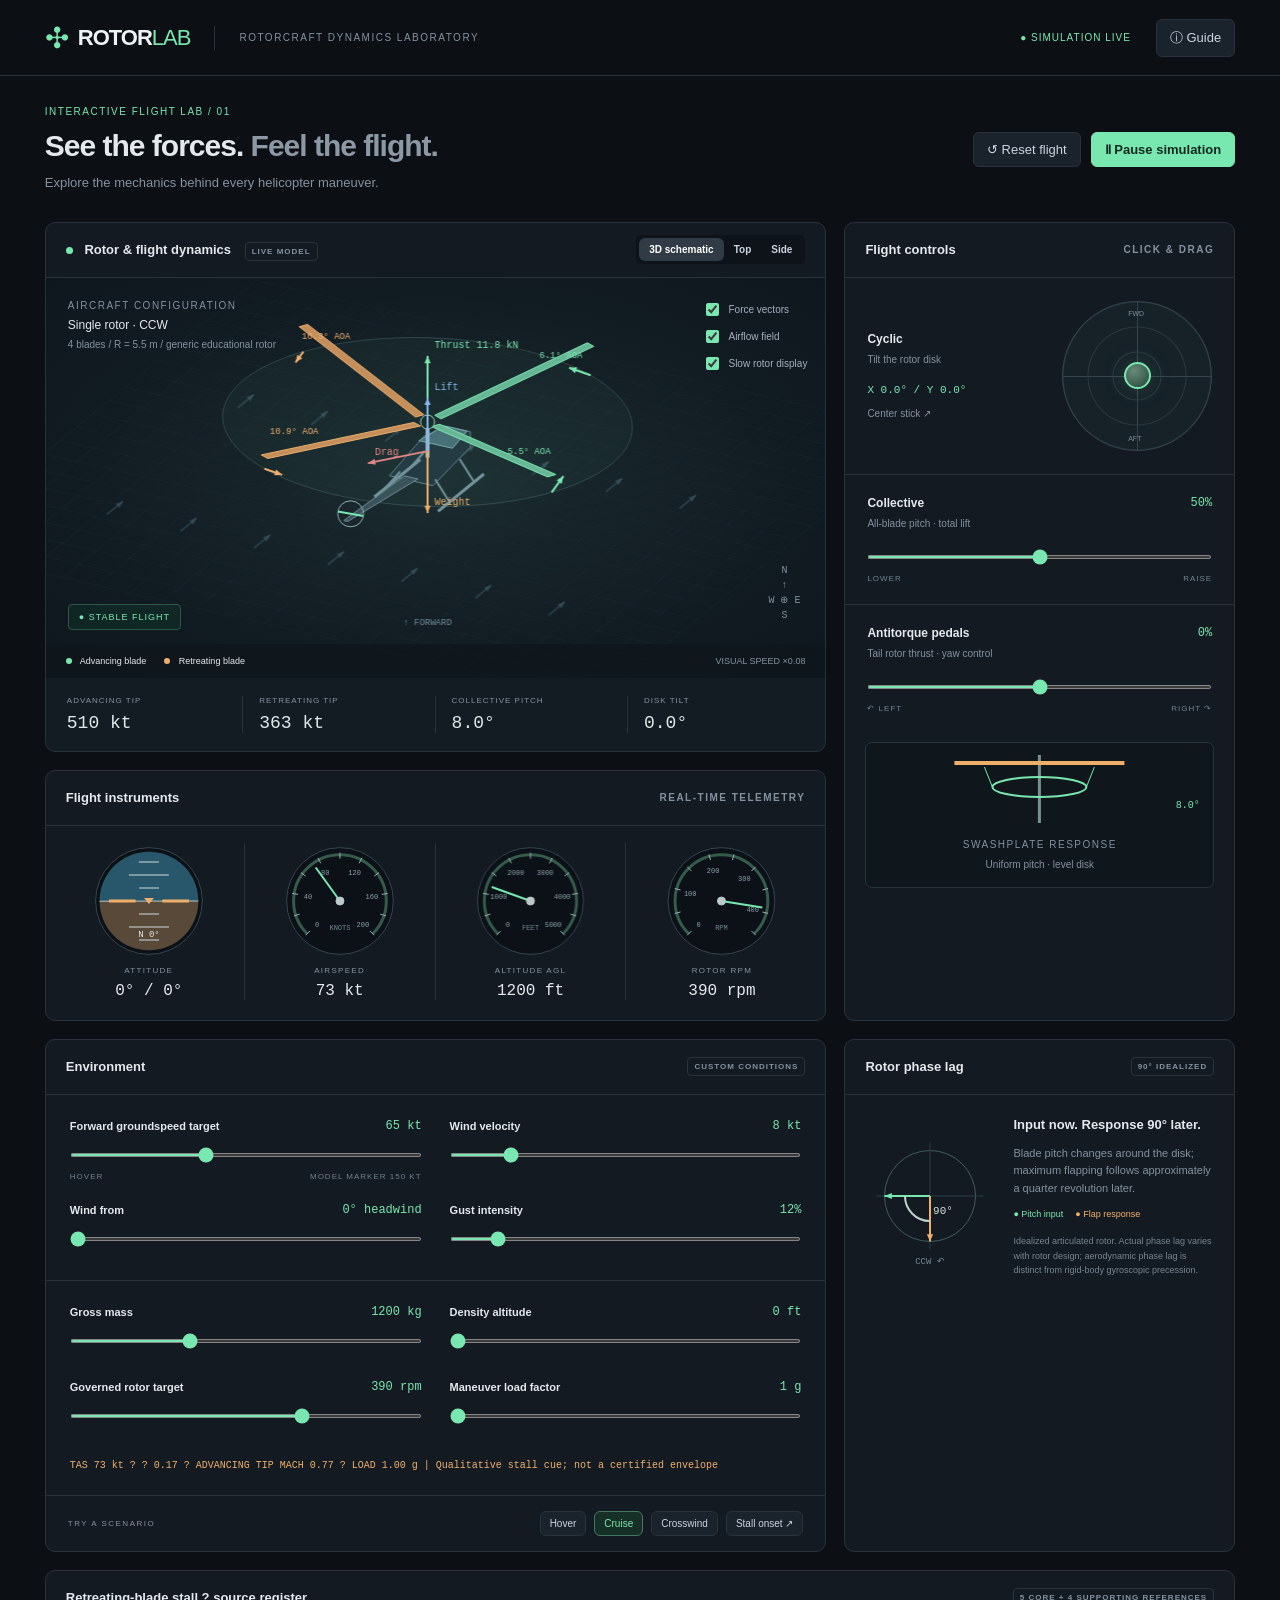
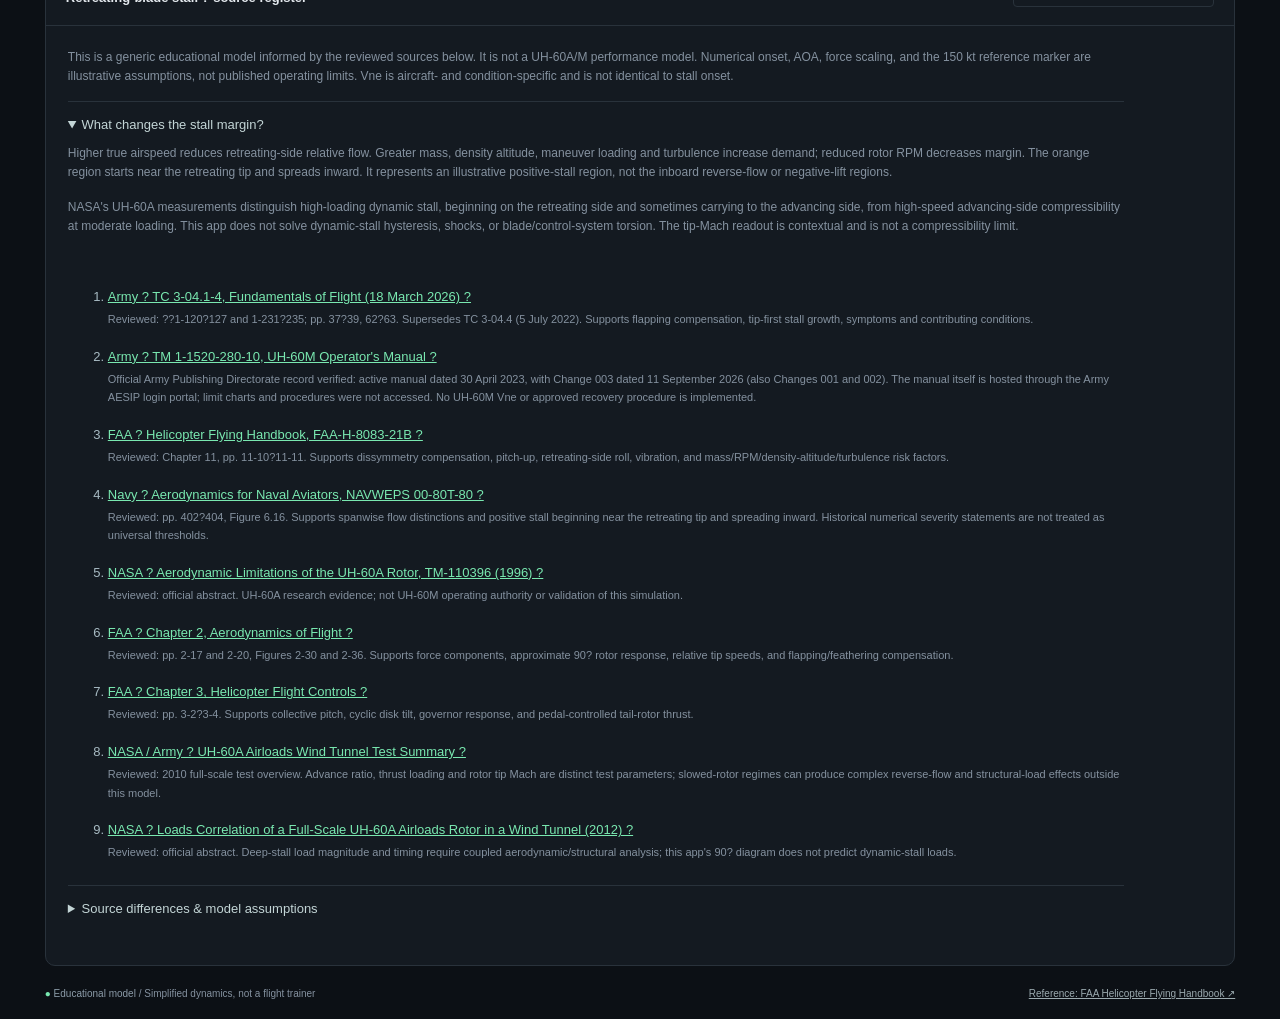
<file: rotor-lab/index.html>
<!doctype html><html lang="en"><head><meta charset="UTF-8"><meta name="viewport" content="width=device-width,initial-scale=1"><title>RotorLab | Rotorcraft Dynamics</title><link rel="stylesheet" href="style.css"></head><body><header><a class="brand" href="#">✣ <b>ROTOR<span>LAB</span></b></a><span class="divider"></span><span class="subtitle">ROTORCRAFT DYNAMICS LABORATORY</span><div class="header-right"><span class="live">● SIMULATION LIVE</span><button id="help">ⓘ Guide</button></div></header><main><div class="intro"><div><div class="eyebrow">INTERACTIVE FLIGHT LAB / 01</div><h1>See the forces. <span>Feel the flight.</span></h1><p>Explore the mechanics behind every helicopter maneuver.</p></div><div class="actions"><button id="reset">↺ Reset flight</button><button class="primary" id="pause">Ⅱ Pause simulation</button></div></div><div class="workspace"><section class="panel scene"><div class="panel-head"><div><span class="dot"></span> Rotor & flight dynamics <span class="tag">LIVE MODEL</span></div><div class="segmented" id="views"><button class="selected" data-view="3d">3D schematic</button><button data-view="top">Top</button><button data-view="side">Side</button></div></div><div class="viewport"><canvas id="rotor" aria-label="Animated helicopter rotor and force vectors"></canvas><div class="scene-label"><span class="micro">AIRCRAFT CONFIGURATION</span><strong>Single rotor · CCW</strong><small>4 blades / R = 5.5 m / generic educational rotor</small></div><div class="scene-tools"><label><input id="forces" type="checkbox" checked> Force vectors</label><label><input id="flow" type="checkbox" checked> Airflow field</label><label><input id="slow" type="checkbox" checked> Slow rotor display</label></div><div id="status" class="status">● STABLE FLIGHT</div><div class="compass">N<br>↑<br><span>W ⊕ E</span><br>S</div><div class="scene-footer"><span><i class="key green"></i> Advancing blade</span><span><i class="key orange"></i> Retreating blade</span><span class="muted">VISUAL SPEED ×0.08</span></div></div><div class="telemetry"><div><span>ADVANCING TIP</span><strong id="adv">—</strong></div><div><span>RETREATING TIP</span><strong id="ret">—</strong></div><div><span>COLLECTIVE PITCH</span><strong id="bladePitch">—</strong></div><div><span>DISK TILT</span><strong id="tilt">—</strong></div></div></section><aside class="panel controls"><div class="panel-head">Flight controls <span class="micro">CLICK & DRAG</span></div><div class="cyclic-row"><div><h3>Cyclic</h3><p>Tilt the rotor disk</p><div class="readout" id="cyclicValue">X 0° / Y 0°</div><button class="text-button" id="center">Center stick ↗</button></div><div id="cyclic" tabindex="0" role="slider" aria-label="Cyclic stick; arrow keys to move" aria-valuemin="-10" aria-valuemax="10" aria-valuenow="0"><span class="axis-v"></span><span class="axis-h"></span><span class="axis-label north">FWD</span><span class="axis-label south">AFT</span><div id="stick"></div></div></div><div class="control-block"><div class="label-row"><h3>Collective</h3><output id="collectiveOut"></output></div><p>All-blade pitch · total lift</p><input id="collective" aria-label="Collective pitch" type="range" min="0" max="100" value="50"><div class="range-labels"><span>LOWER</span><span>RAISE</span></div></div><div class="control-block"><div class="label-row"><h3>Antitorque pedals</h3><output id="pedalOut"></output></div><p>Tail rotor thrust · yaw control</p><input id="pedal" aria-label="Antitorque pedals" type="range" min="-100" max="100" value="0"><div class="range-labels"><span>↶ LEFT</span><span>RIGHT ↷</span></div></div><div class="swash"><canvas id="swash" width="300" height="90" aria-label="Swashplate tilt and blade feathering"></canvas><div><span class="micro">SWASHPLATE RESPONSE</span><p id="swashText">Uniform pitch · level disk</p></div></div></aside><section class="panel instruments"><div class="panel-head">Flight instruments <span class="micro">REAL-TIME TELEMETRY</span></div><div class="gauge-grid"><div><canvas id="attitude" aria-label="Artificial horizon"></canvas><span>ATTITUDE</span><strong id="attOut"></strong></div><div><canvas id="airspeed" aria-label="Indicated airspeed"></canvas><span>AIRSPEED</span><strong id="iasOut"></strong></div><div><canvas id="altimeter" aria-label="Altitude above ground"></canvas><span>ALTITUDE AGL</span><strong id="altOut"></strong></div><div><canvas id="rpm" aria-label="Rotor revolutions per minute"></canvas><span>ROTOR RPM</span><strong id="rpmOut"></strong></div></div></section><section class="panel environment"><div class="panel-head">Environment <span class="tag">CUSTOM CONDITIONS</span></div><div class="env-grid"><div><div class="label-row"><h3>Forward groundspeed target</h3><output id="speedOut"></output></div><input id="speed" aria-label="Forward groundspeed target" type="range" min="0" max="170" value="65"><div class="range-labels"><span>HOVER</span><span>MODEL MARKER 150 KT</span></div></div><div><div class="label-row"><h3>Wind velocity</h3><output id="windOut"></output></div><input id="wind" aria-label="Wind velocity" type="range" min="0" max="50" value="8"></div><div><div class="label-row"><h3>Wind from</h3><output id="headingOut"></output></div><input id="heading" aria-label="Wind direction relative to nose" type="range" min="0" max="360" value="0"></div><div><div class="label-row"><h3>Gust intensity</h3><output id="gustOut"></output></div><input id="gust" aria-label="Gust intensity" type="range" min="0" max="100" value="12"></div></div><div class="env-grid loading"><div><div class="label-row"><h3>Gross mass</h3><output id="massOut"></output></div><input id="mass" aria-label="Gross mass" type="range" min="900" max="1800" value="1200" step="25"></div><div><div class="label-row"><h3>Density altitude</h3><output id="densityOut"></output></div><input id="density" aria-label="Density altitude" type="range" min="0" max="12000" value="0" step="250"></div><div><div class="label-row"><h3>Governed rotor target</h3><output id="rotorTargetOut"></output></div><input id="rotorTarget" aria-label="Rotor RPM target" type="range" min="330" max="420" value="390"></div><div><div class="label-row"><h3>Maneuver load factor</h3><output id="loadOut"></output></div><input id="load" aria-label="Maneuver load factor" type="range" min="1" max="2" value="1" step="0.05"></div></div><div class="risk-readout" id="riskReadout"></div><div class="presets"><span class="micro">TRY A SCENARIO</span><button data-preset="hover">Hover</button><button data-preset="cruise" class="active">Cruise</button><button data-preset="crosswind">Crosswind</button><button data-preset="stall">Stall onset ↗</button></div></section><section class="panel phase"><div class="panel-head">Rotor phase lag <span class="tag">90° IDEALIZED</span></div><div class="phase-content"><canvas id="phase" aria-label="90 degree rotor phase lag diagram"></canvas><div><h3>Input now. Response 90° later.</h3><p>Blade pitch changes around the disk; maximum flapping follows approximately a quarter revolution later.</p><div class="phase-legend"><span class="green-text">● Pitch input</span><span class="orange-text">● Flap response</span></div><small>Idealized articulated rotor. Actual phase lag varies with rotor design; aerodynamic phase lag is distinct from rigid-body gyroscopic precession.</small></div></div></section></div><section class="panel sources"><div class="panel-head">Retreating-blade stall ? source register <span class="tag">5 CORE + 4 SUPPORTING REFERENCES</span></div><div class="source-body"><p>This is a generic educational model informed by the reviewed sources below. It is not a UH-60A/M performance model. Numerical onset, AOA, force scaling, and the 150 kt reference marker are illustrative assumptions, not published operating limits. Vne is aircraft- and condition-specific and is not identical to stall onset.</p><details open><summary>What changes the stall margin?</summary><p>Higher true airspeed reduces retreating-side relative flow. Greater mass, density altitude, maneuver loading and turbulence increase demand; reduced rotor RPM decreases margin. The orange region starts near the retreating tip and spreads inward. It represents an illustrative positive-stall region, not the inboard reverse-flow or negative-lift regions.</p><p>NASA's UH-60A measurements distinguish high-loading dynamic stall, beginning on the retreating side and sometimes carrying to the advancing side, from high-speed advancing-side compressibility at moderate loading. This app does not solve dynamic-stall hysteresis, shocks, or blade/control-system torsion. The tip-Mach readout is contextual and is not a compressibility limit.</p></details><ol><li><a href="https://armypubs.army.mil/epubs/DR_pubs/DR_a/ARN46145-TC_3-04.1-4-000-WEB-1.pdf" target="_blank" rel="noopener">Army ? TC 3-04.1-4, Fundamentals of Flight (18 March 2026) ?</a><span>Reviewed: ??1-120?127 and 1-231?235; pp. 37?39, 62?63. Supersedes TC 3-04.4 (5 July 2022). Supports flapping compensation, tip-first stall growth, symptoms and contributing conditions.</span></li><li><a href="https://armypubs.army.mil/ProductMaps/PubForm/Details.aspx?PUB_ID=1027003" target="_blank" rel="noopener">Army ? TM 1-1520-280-10, UH-60M Operator's Manual ?</a><span>Official Army Publishing Directorate record verified: active manual dated 30 April 2023, with Change 003 dated 11 September 2026 (also Changes 001 and 002). The manual itself is hosted through the Army AESIP login portal; limit charts and procedures were not accessed. No UH-60M Vne or approved recovery procedure is implemented.</span></li><li><a href="https://www.faa.gov/sites/faa.gov/files/regulations_policies/handbooks_manuals/aviation/helicopter_flying_handbook/hfh_ch11.pdf" target="_blank" rel="noopener">FAA ? Helicopter Flying Handbook, FAA-H-8083-21B ?</a><span>Reviewed: Chapter 11, pp. 11-10?11-11. Supports dissymmetry compensation, pitch-up, retreating-side roll, vibration, and mass/RPM/density-altitude/turbulence risk factors.</span></li><li><a href="https://www.faa.gov/sites/faa.gov/files/regulations_policies/handbooks_manuals/aviation/00-80T-80.pdf" target="_blank" rel="noopener">Navy ? Aerodynamics for Naval Aviators, NAVWEPS 00-80T-80 ?</a><span>Reviewed: pp. 402?404, Figure 6.16. Supports spanwise flow distinctions and positive stall beginning near the retreating tip and spreading inward. Historical numerical severity statements are not treated as universal thresholds.</span></li><li><a href="https://ntrs.nasa.gov/citations/19960049728" target="_blank" rel="noopener">NASA ? Aerodynamic Limitations of the UH-60A Rotor, TM-110396 (1996) ?</a><span>Reviewed: official abstract. UH-60A research evidence; not UH-60M operating authority or validation of this simulation.</span></li><li><a href="https://www.faa.gov/sites/faa.gov/files/regulations_policies/handbooks_manuals/aviation/helicopter_flying_handbook/hfh_ch02.pdf" target="_blank" rel="noopener">FAA ? Chapter 2, Aerodynamics of Flight ?</a><span>Reviewed: pp. 2-17 and 2-20, Figures 2-30 and 2-36. Supports force components, approximate 90? rotor response, relative tip speeds, and flapping/feathering compensation.</span></li><li><a href="https://www.faa.gov/sites/faa.gov/files/regulations_policies/handbooks_manuals/aviation/helicopter_flying_handbook/hfh_ch03.pdf" target="_blank" rel="noopener">FAA ? Chapter 3, Helicopter Flight Controls ?</a><span>Reviewed: pp. 3-2?3-4. Supports collective pitch, cyclic disk tilt, governor response, and pedal-controlled tail-rotor thrust.</span></li><li><a href="https://rotorcraft.arc.nasa.gov/Research/Programs/uh_60_test_summary.html" target="_blank" rel="noopener">NASA / Army ? UH-60A Airloads Wind Tunnel Test Summary ?</a><span>Reviewed: 2010 full-scale test overview. Advance ratio, thrust loading and rotor tip Mach are distinct test parameters; slowed-rotor regimes can produce complex reverse-flow and structural-load effects outside this model.</span></li><li><a href="https://ntrs.nasa.gov/citations/20120012536" target="_blank" rel="noopener">NASA ? Loads Correlation of a Full-Scale UH-60A Airloads Rotor in a Wind Tunnel (2012) ?</a><span>Reviewed: official abstract. Deep-stall load magnitude and timing require coupled aerodynamic/structural analysis; this app's 90? diagram does not predict dynamic-stall loads.</span></li></ol><details><summary>Source differences & model assumptions</summary><p>Army ?1-233 and FAA p. 11-11 contain differing cyclic-related recovery wording. The app does not reconcile them into flight instructions. Use the applicable current operator's manual and qualified instruction for aircraft procedures.</p><p>Rotor: 4 blades, radius 5.5 m, nominal 390 RPM, counterclockwise rotation. Stall severity uses a qualitative loading/advance-ratio surrogate rather than validated airfoil data. The source register documents reference use; it does not claim certification or formal governance approval of this app. Phase lag is fixed at 90? for explanation and varies in real rotors. Altitude is integrated AGL; density altitude is an independent atmospheric setting.</p></details></div></section><footer><span><span class="green-text">●</span> Educational model <span class="muted">/ Simplified dynamics, not a flight trainer</span></span><a href="https://www.faa.gov/sites/faa.gov/files/helicopter_flying_handbook.pdf" target="_blank" rel="noopener">Reference: FAA Helicopter Flying Handbook ↗</a></footer></main><dialog id="guide"><button id="closeGuide">✕ Close</button><div class="eyebrow">WELCOME TO ROTORLAB</div><h2>Your hands on the controls.</h2><p>Drag the cyclic to command disk tilt. Raise collective to increase all blade pitch and lift. Move the pedals to change yaw. Keyboard: focus the cyclic and use arrow keys; all sliders support arrow keys.</p><p>Switch between perspective, top and side views. The inset swashplate follows collective and cyclic. Green blades advance on the right; orange blades retreat on the left for this counterclockwise rotor.</p><p>Forward groundspeed is a wind-tunnel target with first-order response; cyclic adds a speed bias. Wind is relative to the aircraft nose. Lift, drag and attitude are illustrative, with a governed rotor and adjustable density altitude.</p><p>Try Stall onset to see increasing retreating-side angle of attack, pitch-up and left roll. The 150 kt marker and stall thresholds are illustrative; real Vne and stall onset depend on the aircraft and conditions.</p><p>AOA is shown at 75% span after approximate flapping compensation. Force arrows are scaled individually for readability. Rotor display is slowed while the RPM instrument shows modeled physical speed.</p></dialog><script src="app.js"></script></body></html>
</file>
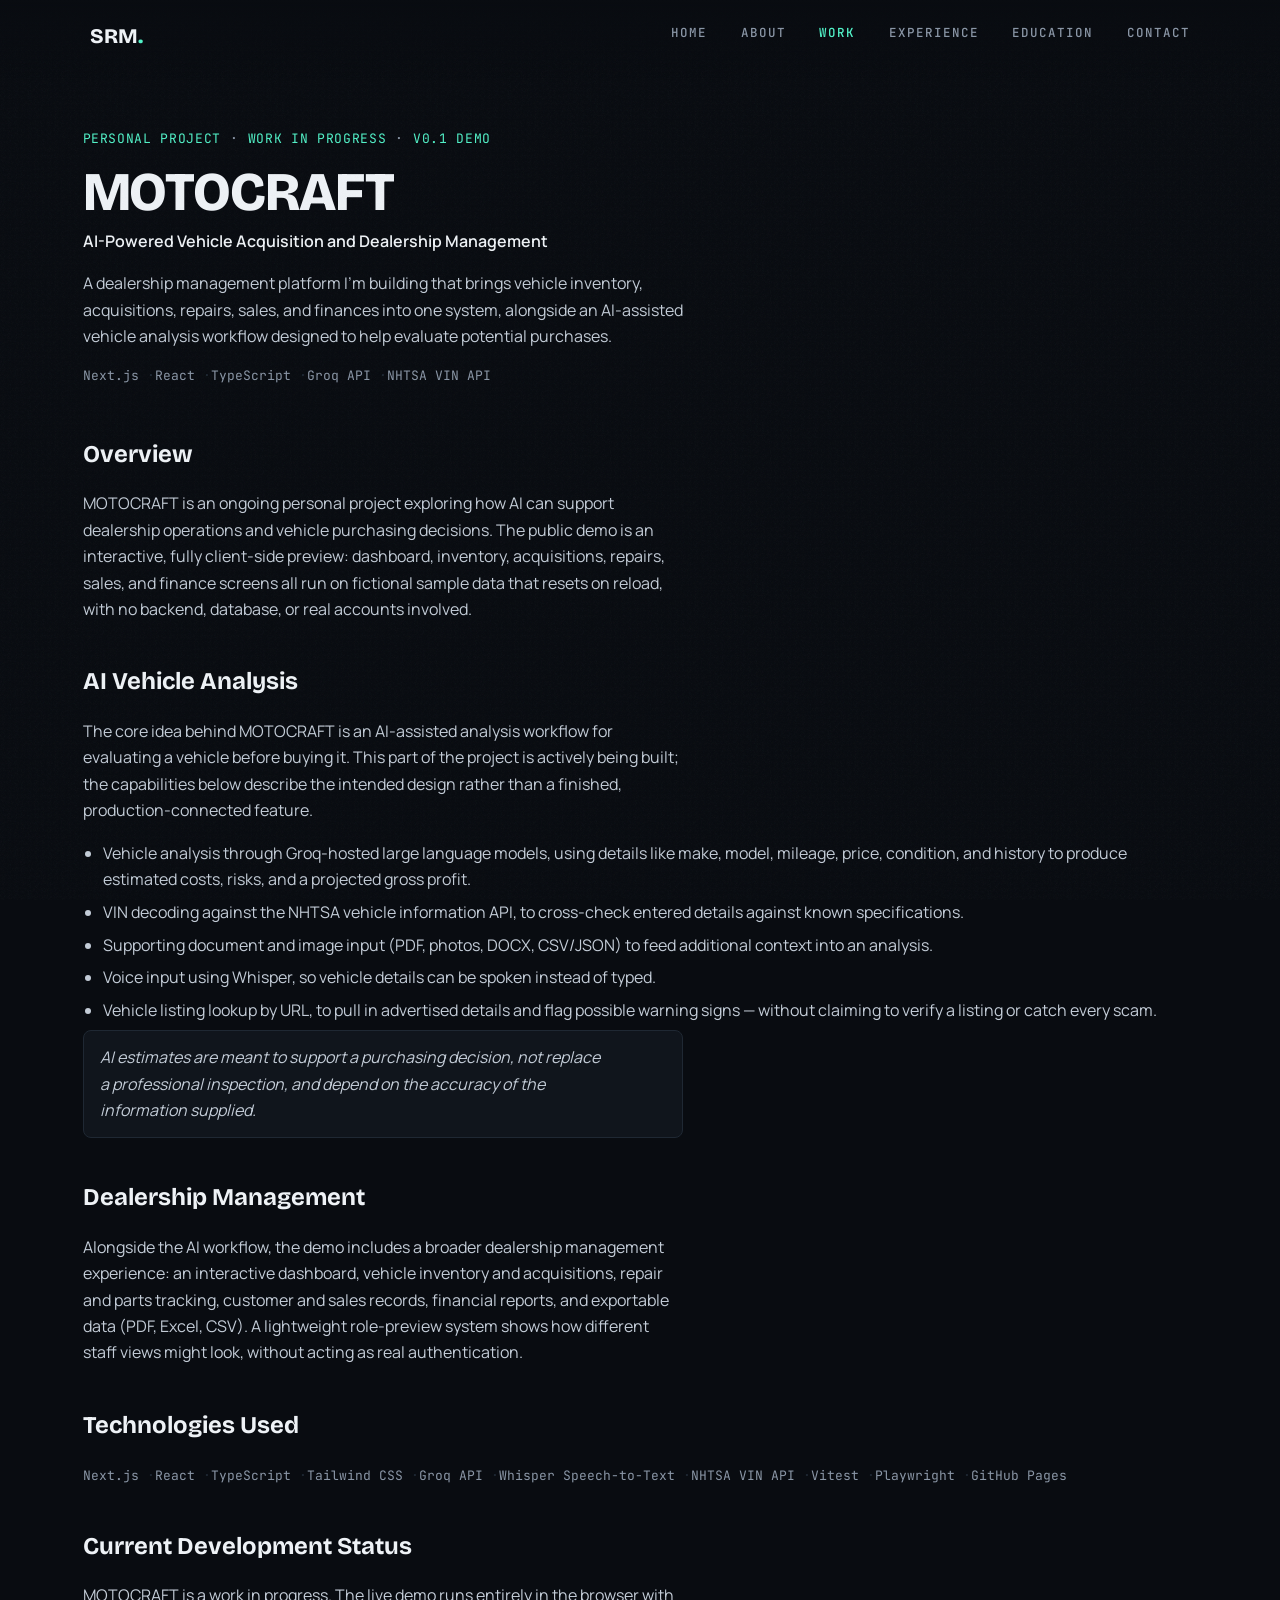
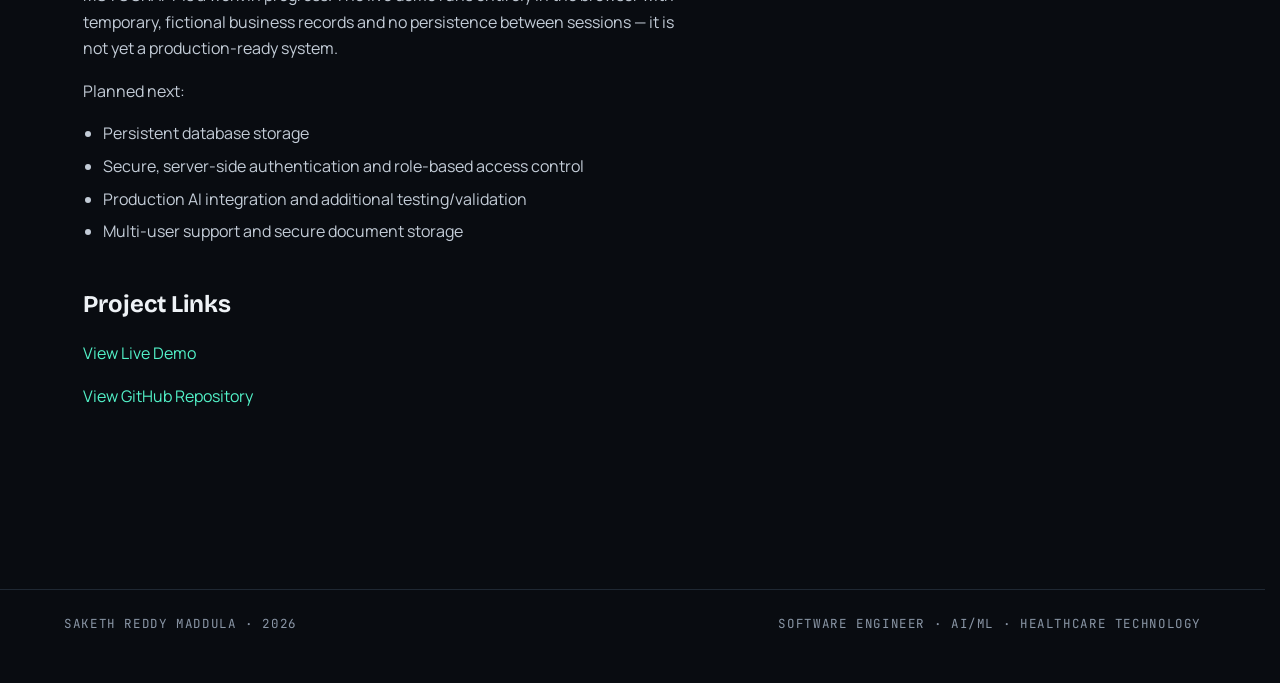
<file: motocraft.html>
<!DOCTYPE html>
<html lang="en">
<head>
<meta charset="UTF-8">
<meta name="viewport" content="width=device-width, initial-scale=1.0">
<title>MOTOCRAFT | Saketh Reddy Maddula</title>
<meta name="description" content="MOTOCRAFT: an AI-assisted vehicle acquisition and dealership management platform, in active development.">
<meta property="og:type" content="article">
<meta property="og:site_name" content="Saketh Reddy Maddula">
<meta property="og:title" content="MOTOCRAFT | Saketh Reddy Maddula">
<meta property="og:description" content="MOTOCRAFT: an AI-assisted vehicle acquisition and dealership management platform, in active development.">
<meta property="og:url" content="https://saketh1053.github.io/motocraft.html">
<link rel="icon" type="image/svg+xml" href="data:image/svg+xml,%3Csvg xmlns='http://www.w3.org/2000/svg' viewBox='0 0 100 100'%3E%3Crect width='100' height='100' rx='20' fill='%23090c11'/%3E%3Ctext x='50' y='58' text-anchor='middle' font-family='Arial, Helvetica, sans-serif' font-weight='800' font-size='34' letter-spacing='-1' fill='%23f4f6f8'%3ESRM%3C/text%3E%3C/svg%3E">
<link rel="preconnect" href="https://fonts.googleapis.com">
<link rel="preconnect" href="https://fonts.gstatic.com" crossorigin>
<link href="https://fonts.googleapis.com/css2?family=Bricolage+Grotesque:opsz,wght@12..96,400;12..96,600;12..96,800&family=Manrope:wght@400;500;600&family=JetBrains+Mono:wght@400;500;600&display=swap" rel="stylesheet">
<link rel="stylesheet" href="css/style.css">
</head>
<body>

<a href="#main" class="skip-link">Skip to content</a>

<div class="noise" aria-hidden="true"></div>
<span class="cur-dot" aria-hidden="true"></span>
<span class="cur-ring" aria-hidden="true"></span>

<nav id="navbar">
  <div class="nav-inner">
    <a href="index.html#home" class="logo">SRM<span>.</span></a>
    <button id="navToggle" aria-label="Toggle menu" aria-expanded="false">
      <span></span><span></span><span></span>
    </button>
    <ul class="nav-links" id="navLinks">
      <li><a href="index.html#home"><span data-text="Home">Home</span></a></li>
      <li><a href="index.html#about"><span data-text="About">About</span></a></li>
      <li><a href="index.html#work" class="active"><span data-text="Work">Work</span></a></li>
      <li><a href="index.html#experience"><span data-text="Experience">Experience</span></a></li>
      <li><a href="index.html#education"><span data-text="Education">Education</span></a></li>
      <li><a href="index.html#contact"><span data-text="Contact">Contact</span></a></li>
    </ul>
  </div>
</nav>

<header class="page-header">
  <div class="tag-row">
    <span>Personal Project</span><span>Work in Progress</span><span>v0.1 Demo</span>
  </div>
  <h1>MOTOCRAFT</h1>
  <p class="page-intro" style="color: var(--ink); font-weight: 600; margin-top: 0.5rem;">AI-Powered Vehicle Acquisition and Dealership Management</p>
  <p class="page-intro">
    A dealership management platform I'm building that brings vehicle inventory, acquisitions,
    repairs, sales, and finances into one system, alongside an AI-assisted vehicle analysis
    workflow designed to help evaluate potential purchases.
  </p>
  <ul class="tag-list" style="margin-top: 1rem;">
    <li>Next.js</li><li>React</li><li>TypeScript</li><li>Groq API</li><li>NHTSA VIN API</li>
  </ul>
</header>

<main id="main" class="artifact-body">

  <section>
    <h2>Overview</h2>
    <p>
      MOTOCRAFT is an ongoing personal project exploring how AI can support dealership operations
      and vehicle purchasing decisions. The public demo is an interactive, fully client-side
      preview: dashboard, inventory, acquisitions, repairs, sales, and finance screens all run on
      fictional sample data that resets on reload, with no backend, database, or real accounts
      involved.
    </p>
  </section>

  <section>
    <h2>AI Vehicle Analysis</h2>
    <p>
      The core idea behind MOTOCRAFT is an AI-assisted analysis workflow for evaluating a vehicle
      before buying it. This part of the project is actively being built; the capabilities below
      describe the intended design rather than a finished, production-connected feature.
    </p>
    <ul class="plain-list">
      <li>Vehicle analysis through Groq-hosted large language models, using details like make,
        model, mileage, price, condition, and history to produce estimated costs, risks, and a
        projected gross profit.</li>
      <li>VIN decoding against the NHTSA vehicle information API, to cross-check entered details
        against known specifications.</li>
      <li>Supporting document and image input (PDF, photos, DOCX, CSV/JSON) to feed additional
        context into an analysis.</li>
      <li>Voice input using Whisper, so vehicle details can be spoken instead of typed.</li>
      <li>Vehicle listing lookup by URL, to pull in advertised details and flag possible warning
        signs &mdash; without claiming to verify a listing or catch every scam.</li>
    </ul>
    <p class="caveat">
      AI estimates are meant to support a purchasing decision, not replace a professional
      inspection, and depend on the accuracy of the information supplied.
    </p>
  </section>

  <section>
    <h2>Dealership Management</h2>
    <p>
      Alongside the AI workflow, the demo includes a broader dealership management experience: an
      interactive dashboard, vehicle inventory and acquisitions, repair and parts tracking,
      customer and sales records, financial reports, and exportable data (PDF, Excel, CSV). A
      lightweight role-preview system shows how different staff views might look, without acting
      as real authentication.
    </p>
  </section>

  <section>
    <h2>Technologies Used</h2>
    <ul class="tag-list">
      <li>Next.js</li><li>React</li><li>TypeScript</li><li>Tailwind CSS</li>
      <li>Groq API</li><li>Whisper Speech-to-Text</li><li>NHTSA VIN API</li>
      <li>Vitest</li><li>Playwright</li><li>GitHub Pages</li>
    </ul>
  </section>

  <section>
    <h2>Current Development Status</h2>
    <p>
      MOTOCRAFT is a work in progress. The live demo runs entirely in the browser with temporary,
      fictional business records and no persistence between sessions &mdash; it is not yet a
      production-ready system.
    </p>
    <p>Planned next:</p>
    <ul class="plain-list">
      <li>Persistent database storage</li>
      <li>Secure, server-side authentication and role-based access control</li>
      <li>Production AI integration and additional testing/validation</li>
      <li>Multi-user support and secure document storage</li>
    </ul>
  </section>

  <section>
    <h2>Project Links</h2>
    <p>
      <a class="inline-link" href="https://motocraft-project.github.io/" target="_blank" rel="noopener">View Live Demo</a>
    </p>
    <p>
      <a class="inline-link" href="https://github.com/motocraft-Project/motocraft-Project.github.io" target="_blank" rel="noopener">View GitHub Repository</a>
    </p>
  </section>

</main>

<footer class="foot">
  <p>Saketh Reddy Maddula &middot; <span id="year"></span></p>
  <p>Software Engineer &middot; AI/ML &middot; Healthcare Technology</p>
</footer>

<script src="js/script.js"></script>
</body>
</html>
</file>
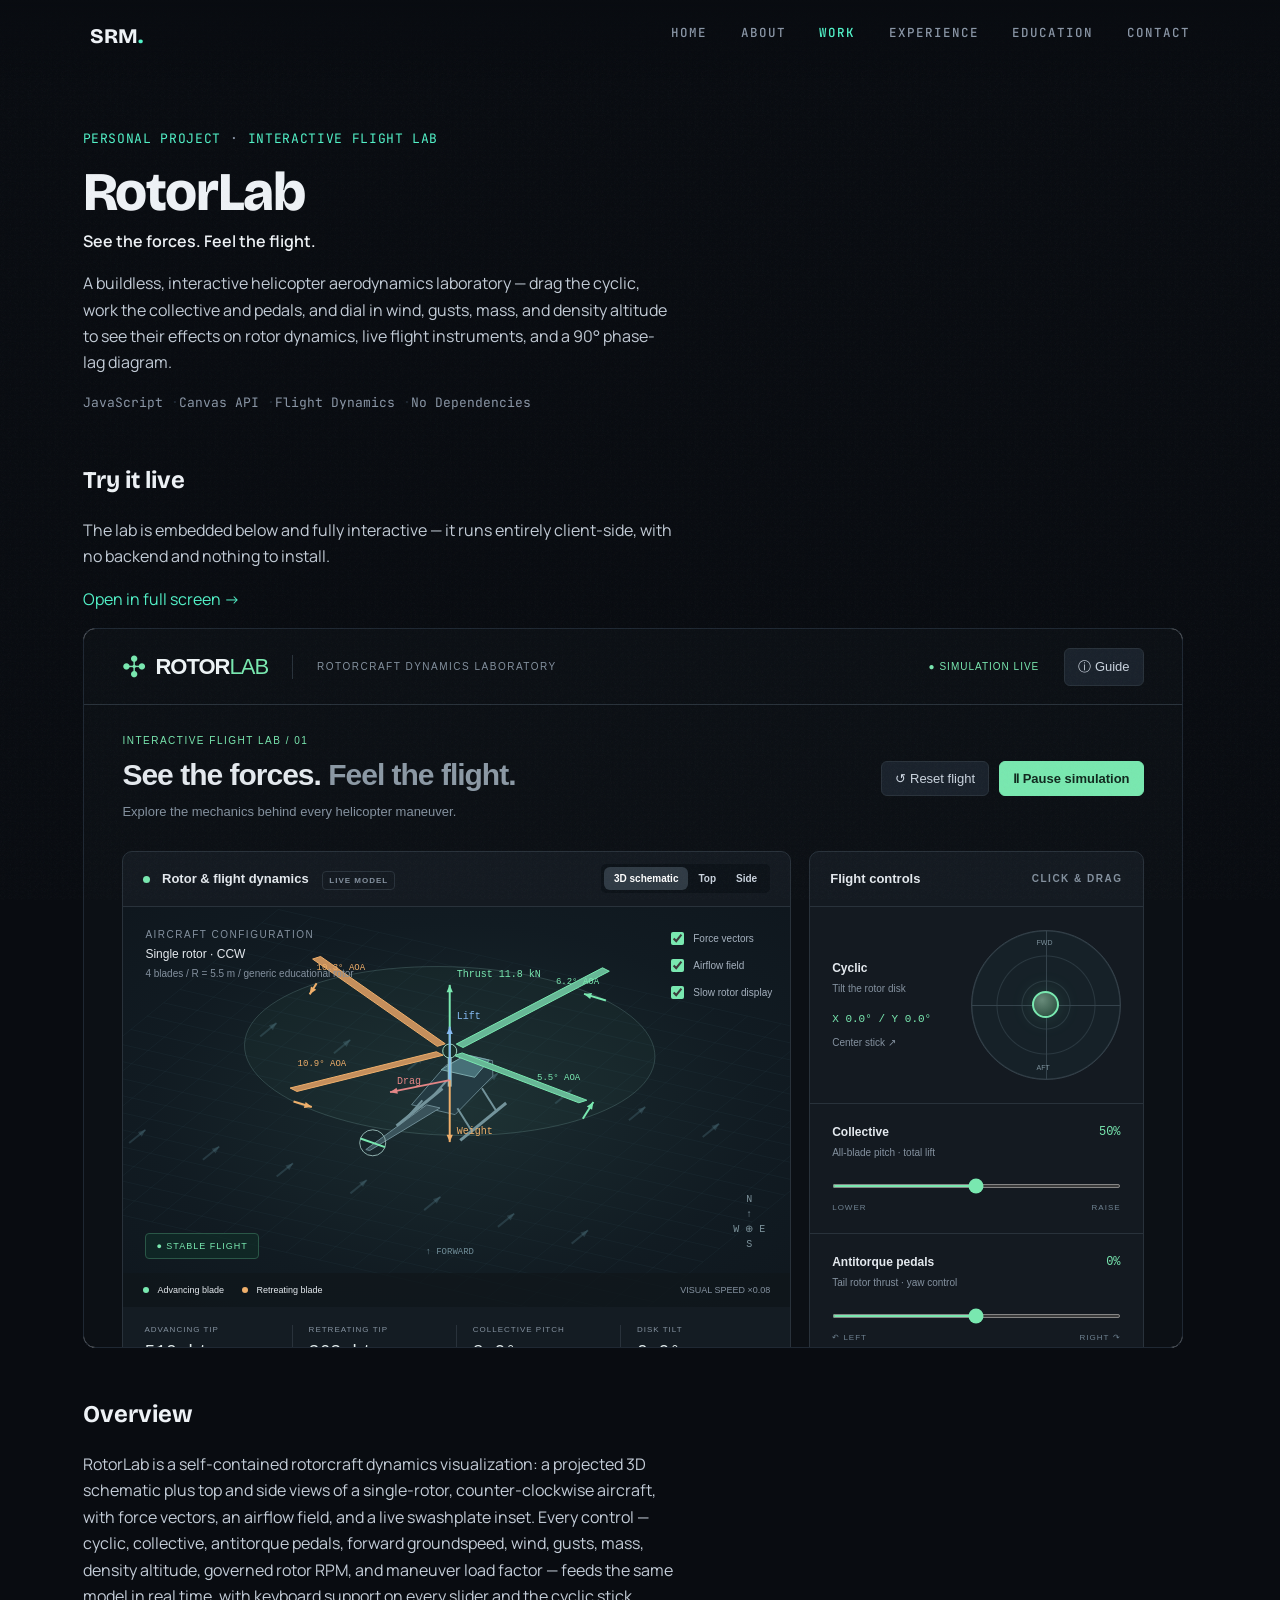
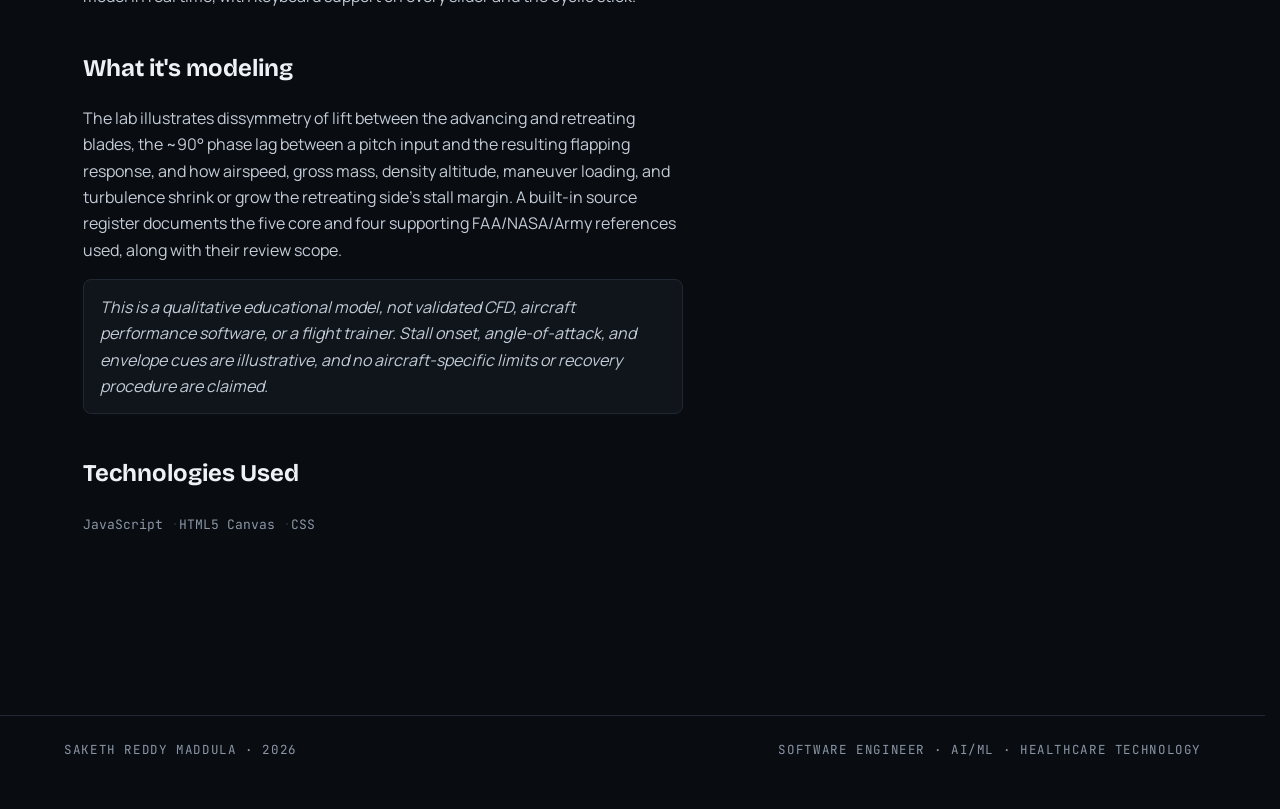
<file: rotorlab.html>
<!DOCTYPE html>
<html lang="en">
<head>
<meta charset="UTF-8">
<meta name="viewport" content="width=device-width, initial-scale=1.0">
<title>RotorLab | Saketh Reddy Maddula</title>
<meta name="description" content="RotorLab: a buildless, interactive helicopter aerodynamics laboratory covering cyclic, collective, pedals, wind, and rotor dynamics.">
<meta property="og:type" content="article">
<meta property="og:site_name" content="Saketh Reddy Maddula">
<meta property="og:title" content="RotorLab | Saketh Reddy Maddula">
<meta property="og:description" content="RotorLab: a buildless, interactive helicopter aerodynamics laboratory covering cyclic, collective, pedals, wind, and rotor dynamics.">
<meta property="og:url" content="https://saketh1053.github.io/rotorlab.html">
<link rel="icon" type="image/svg+xml" href="data:image/svg+xml,%3Csvg xmlns='http://www.w3.org/2000/svg' viewBox='0 0 100 100'%3E%3Crect width='100' height='100' rx='20' fill='%23090c11'/%3E%3Ctext x='50' y='58' text-anchor='middle' font-family='Arial, Helvetica, sans-serif' font-weight='800' font-size='34' letter-spacing='-1' fill='%23f4f6f8'%3ESRM%3C/text%3E%3C/svg%3E">
<link rel="preconnect" href="https://fonts.googleapis.com">
<link rel="preconnect" href="https://fonts.gstatic.com" crossorigin>
<link href="https://fonts.googleapis.com/css2?family=Bricolage+Grotesque:opsz,wght@12..96,400;12..96,600;12..96,800&family=Manrope:wght@400;500;600&family=JetBrains+Mono:wght@400;500;600&display=swap" rel="stylesheet">
<link rel="stylesheet" href="css/style.css">
</head>
<body>

<a href="#main" class="skip-link">Skip to content</a>

<div class="noise" aria-hidden="true"></div>
<span class="cur-dot" aria-hidden="true"></span>
<span class="cur-ring" aria-hidden="true"></span>

<nav id="navbar">
  <div class="nav-inner">
    <a href="index.html#home" class="logo">SRM<span>.</span></a>
    <button id="navToggle" aria-label="Toggle menu" aria-expanded="false">
      <span></span><span></span><span></span>
    </button>
    <ul class="nav-links" id="navLinks">
      <li><a href="index.html#home"><span data-text="Home">Home</span></a></li>
      <li><a href="index.html#about"><span data-text="About">About</span></a></li>
      <li><a href="index.html#work" class="active"><span data-text="Work">Work</span></a></li>
      <li><a href="index.html#experience"><span data-text="Experience">Experience</span></a></li>
      <li><a href="index.html#education"><span data-text="Education">Education</span></a></li>
      <li><a href="index.html#contact"><span data-text="Contact">Contact</span></a></li>
    </ul>
  </div>
</nav>

<header class="page-header">
  <div class="tag-row">
    <span>Personal Project</span><span>Interactive Flight Lab</span>
  </div>
  <h1>RotorLab</h1>
  <p class="page-intro" style="color: var(--ink); font-weight: 600; margin-top: 0.5rem;">See the forces. Feel the flight.</p>
  <p class="page-intro">
    A buildless, interactive helicopter aerodynamics laboratory &mdash; drag the cyclic, work the
    collective and pedals, and dial in wind, gusts, mass, and density altitude to see their effects
    on rotor dynamics, live flight instruments, and a 90&deg; phase-lag diagram.
  </p>
  <ul class="tag-list" style="margin-top: 1rem;">
    <li>JavaScript</li><li>Canvas API</li><li>Flight Dynamics</li><li>No Dependencies</li>
  </ul>
</header>

<main id="main" class="artifact-body">

  <section>
    <h2>Try it live</h2>
    <p>
      The lab is embedded below and fully interactive &mdash; it runs entirely client-side, with no
      backend and nothing to install.
    </p>
    <p>
      <a class="inline-link" href="rotor-lab/index.html" target="_blank" rel="noopener">Open in full screen &rarr;</a>
    </p>
    <iframe class="app-embed-frame" src="rotor-lab/index.html" title="RotorLab interactive helicopter aerodynamics laboratory" loading="lazy"></iframe>
  </section>

  <section>
    <h2>Overview</h2>
    <p>
      RotorLab is a self-contained rotorcraft dynamics visualization: a projected 3D schematic plus
      top and side views of a single-rotor, counter-clockwise aircraft, with force vectors, an
      airflow field, and a live swashplate inset. Every control &mdash; cyclic, collective,
      antitorque pedals, forward groundspeed, wind, gusts, mass, density altitude, governed rotor
      RPM, and maneuver load factor &mdash; feeds the same model in real time, with keyboard support
      on every slider and the cyclic stick.
    </p>
  </section>

  <section>
    <h2>What it's modeling</h2>
    <p>
      The lab illustrates dissymmetry of lift between the advancing and retreating blades, the
      ~90&deg; phase lag between a pitch input and the resulting flapping response, and how airspeed,
      gross mass, density altitude, maneuver loading, and turbulence shrink or grow the retreating
      side's stall margin. A built-in source register documents the five core and four supporting
      FAA/NASA/Army references used, along with their review scope.
    </p>
    <p class="caveat">
      This is a qualitative educational model, not validated CFD, aircraft performance software, or
      a flight trainer. Stall onset, angle-of-attack, and envelope cues are illustrative, and no
      aircraft-specific limits or recovery procedure are claimed.
    </p>
  </section>

  <section>
    <h2>Technologies Used</h2>
    <ul class="tag-list">
      <li>JavaScript</li><li>HTML5 Canvas</li><li>CSS</li>
    </ul>
  </section>

</main>

<footer class="foot">
  <p>Saketh Reddy Maddula &middot; <span id="year"></span></p>
  <p>Software Engineer &middot; AI/ML &middot; Healthcare Technology</p>
</footer>

<script src="js/script.js"></script>
</body>
</html>
</file>
<file: rotor-lab/style.css>
:root{--bg:#0c1015;--panel:#141a21;--border:#29323b;--text:#e4e9ee;--muted:#84919f;--green:#79e8b0;--orange:#efaf6b}*{box-sizing:border-box}body{margin:0;background:var(--bg);color:var(--text);font:13px 'Segoe UI',Arial,sans-serif}button,a,input{touch-action:manipulation}button{border:1px solid var(--border);background:#1a222c;color:#cbd4df;border-radius:6px;padding:9px 13px;cursor:pointer;font:inherit}button:hover{border-color:var(--green);color:white}button:focus-visible,input:focus-visible,#cyclic:focus-visible{outline:2px solid var(--green);outline-offset:4px}header{height:76px;border-bottom:1px solid var(--border);display:flex;align-items:center;padding:0 3.5%;gap:24px}.brand{color:var(--green);font-size:29px;text-decoration:none;letter-spacing:-1px;display:flex;gap:10px;align-items:center}.brand b{font-size:22px;color:#eef4f6}.brand span{font-weight:300;color:var(--green)}.divider{height:24px;width:1px;background:var(--border)}.subtitle,.micro,.eyebrow{font-size:10px;letter-spacing:1.5px;color:var(--muted)}.header-right{margin-left:auto;display:flex;gap:25px;align-items:center}.live{font-size:10px;letter-spacing:1px;color:var(--green)}main{max-width:1600px;margin:auto;padding:30px 3.5% 18px}.intro{display:flex;justify-content:space-between;align-items:center;margin-bottom:28px}.eyebrow{color:var(--green);margin-bottom:12px}h1{font-size:30px;font-weight:550;letter-spacing:-1px;margin:0 0 10px}h1 span{color:#8c99a5}p{color:var(--muted);line-height:1.6;margin:0}.actions{display:flex;gap:10px}.primary{background:var(--green);color:#10291e;border-color:var(--green);font-weight:600}.workspace{display:grid;grid-template-columns:minmax(0,2fr) minmax(300px,1fr);gap:18px}.panel{background:var(--panel);border:1px solid var(--border);border-radius:10px;overflow:hidden}.panel-head{height:55px;padding:0 20px;display:flex;align-items:center;justify-content:space-between;font-weight:600;border-bottom:1px solid var(--border);gap:8px}.dot{display:inline-block;width:7px;height:7px;background:var(--green);border-radius:50%;margin-right:8px}.tag{font-size:8px;letter-spacing:1px;color:var(--muted);border:1px solid var(--border);padding:4px 6px;border-radius:4px;margin-left:10px}.segmented{display:flex;background:#0d1319;border-radius:5px;padding:3px}.segmented button{padding:6px 10px;font-size:10px;border:none;background:transparent}.segmented .selected{background:#303b45;color:#fff}.viewport{height:400px;position:relative;background:radial-gradient(ellipse at 50% 50%,#1b2c30 0%,#111b22 65%,#0f171e 100%)}#rotor{width:100%;height:100%;display:block}.scene-label{position:absolute;top:22px;left:22px;display:flex;flex-direction:column;gap:7px;pointer-events:none}.scene-label strong{font-weight:500;font-size:12px}.scene-label small{font-size:10px;color:var(--muted)}.scene-tools{position:absolute;top:22px;right:18px;display:grid;gap:8px;font-size:10px;color:#a4b0bd}.scene-tools label{display:flex;align-items:center;gap:6px;cursor:pointer}input[type=checkbox]{accent-color:var(--green)}.status{position:absolute;bottom:48px;left:22px;color:var(--green);font-size:9px;letter-spacing:1px;background:#102d27aa;border:1px solid #2a5747;padding:7px 10px;border-radius:4px}.status.warning{color:var(--orange);background:#382218cc;border-color:#795332}.compass{position:absolute;right:25px;bottom:55px;text-align:center;color:#7d939c;font:10px monospace;line-height:1.5}.scene-footer{position:absolute;bottom:0;left:0;right:0;height:34px;display:flex;align-items:center;gap:18px;padding:0 20px;font-size:9px;background:#10171bbb}.scene-footer .muted{margin-left:auto}.key{display:inline-block;width:6px;height:6px;border-radius:50%;margin-right:6px}.green{background:var(--green)}.orange{background:var(--orange)}.muted{color:var(--muted)}.telemetry{display:grid;grid-template-columns:repeat(4,1fr);padding:18px 5px;background:#141c23}.telemetry div{padding:0 16px;border-right:1px solid var(--border)}.telemetry div:last-child{border:none}.telemetry span{font-size:8px;letter-spacing:1px;color:var(--muted);display:block;margin-bottom:8px}.telemetry strong{font:18px Consolas,monospace;color:#dfe8e9}.controls{grid-column:2;grid-row:1 / 3}.cyclic-row{display:flex;align-items:center;justify-content:space-between;padding:23px 22px;gap:10px}h3{font-size:12px;margin:0;font-weight:550}.cyclic-row p,.control-block p{font-size:10px;margin-top:6px}.readout{font:11px Consolas,monospace;color:var(--green);margin-top:16px}.text-button{font-size:10px;background:none;border:none;padding:12px 0 0;color:var(--muted)}#cyclic{height:150px;width:150px;flex-shrink:0;border:1px solid #35414a;border-radius:50%;background:repeating-radial-gradient(circle,#162128 0px,#162128 23px,#2a3840 24px,#162128 25px);position:relative;cursor:crosshair;touch-action:none}.axis-v,.axis-h{position:absolute;background:#35434c}.axis-v{height:100%;width:1px;left:50%}.axis-h{width:100%;height:1px;top:50%}.axis-label{position:absolute;font-size:7px;color:#7c909b;left:65px}.north{top:8px}.south{bottom:8px}#stick{position:absolute;width:27px;height:27px;left:calc(50% - 13.5px);top:calc(50% - 13.5px);background:radial-gradient(circle at 35% 30%,#688b7a,#234637);border:2px solid var(--green);border-radius:50%;box-shadow:0 0 22px #79e8b033;pointer-events:none}.control-block{padding:21px 22px;border-top:1px solid var(--border)}.label-row{display:flex;align-items:center;justify-content:space-between;gap:8px}output{color:var(--green);font:12px Consolas,monospace}input[type=range]{width:100%;accent-color:var(--green);height:4px;cursor:pointer;margin:23px 0 15px}.range-labels{display:flex;justify-content:space-between;color:#6f8291;font-size:8px;letter-spacing:1px}.swash{margin:8px 20px 20px;background:#0f161c;border:1px solid #26353b;border-radius:7px;text-align:center;padding-bottom:14px}.swash canvas{width:100%;height:90px}.swash p{font-size:10px;margin-top:6px}.instruments .gauge-grid{display:grid;grid-template-columns:repeat(4,1fr);padding:17px 8px 20px}.gauge-grid>div{text-align:center;border-right:1px solid #25303a}.gauge-grid>div:last-child{border:0}.gauge-grid canvas{display:block;width:100%;height:116px}.gauge-grid span{display:block;font-size:8px;color:var(--muted);letter-spacing:1.3px;margin:7px 0}.gauge-grid strong{font:16px Consolas,monospace}.environment{grid-column:1}.env-grid{display:grid;grid-template-columns:1fr 1fr;gap:22px 28px;padding:24px}.env-grid h3{font-size:11px}.env-grid input{margin-top:20px}.presets{display:flex;align-items:center;gap:8px;border-top:1px solid var(--border);padding:15px 22px}.presets .micro{margin-right:auto;font-size:8px}.presets button{font-size:10px;padding:6px 9px}.presets .active{color:var(--green);border-color:#43775e;background:#173027}.phase{grid-column:2;grid-row:3}.phase-content{padding:20px;display:flex;align-items:center;gap:18px}.phase-content canvas{width:130px;height:150px;flex-shrink:0}.phase h3{font-size:13px;line-height:1.6}.phase p{font-size:11px;margin:9px 0}.phase small{font-size:9px;color:#768592;line-height:1.6;display:block;margin-top:15px}.phase-legend{display:flex;gap:12px;font-size:9px;margin-top:12px}.green-text{color:var(--green)}.orange-text{color:var(--orange)}footer{display:flex;justify-content:space-between;font-size:10px;color:#8c9ca9;padding-top:22px}a{color:#9baaaf}dialog{max-width:600px;background:var(--panel);color:var(--text);border:1px solid #416252;border-radius:12px;padding:30px}dialog::backdrop{background:#000b}dialog p{margin:18px 0}#closeGuide{float:right}@media(min-width:1450px){.viewport{height:460px}.cyclic-row{padding-top:35px;padding-bottom:35px}.control-block{padding-top:25px;padding-bottom:25px}}@media(max-width:1050px){.workspace{grid-template-columns:minmax(0,1.6fr) minmax(290px,1fr)}.tag{display:none}.phase-content{flex-direction:column}.phase-content canvas{height:110px}.scene-tools{top:105px}.subtitle{display:none}.telemetry strong{font-size:14px}.telemetry div{padding:0 9px}.panel-head{padding:0 13px}.presets{flex-wrap:wrap}}@media(max-width:760px){header{height:60px}.live{display:none}main{padding:22px 14px}.intro{display:block}h1{font-size:26px}.actions{margin-top:20px}.workspace{display:flex;flex-direction:column}.scene{order:0}.instruments{order:1}.controls{order:2}.environment{order:3}.phase{order:4}.viewport{height:380px}.panel-head{font-size:11px}.segmented button{font-size:9px;padding:6px 8px}.phase-content{flex-direction:row}.telemetry span{font-size:7px}.scene-footer{gap:10px;padding:0 10px;font-size:8px}.scene-footer .muted{display:none}.gauge-grid canvas{height:100px}footer{gap:20px;line-height:1.7}.env-grid{padding:20px;gap:25px 18px}.header-right{gap:10px}}

.sources{margin-top:18px}.source-body{padding:22px;max-width:1100px}.source-body p{font-size:12px;margin-bottom:15px}.source-body li{padding:10px 0;color:#a7bac2}.source-body li span{display:block;color:var(--muted);font-size:11px;line-height:1.7;margin-top:6px}.source-body a{color:var(--green)}details{border-top:1px solid var(--border);padding:15px 0}summary{cursor:pointer;color:#c3d5d6;margin-bottom:12px}.loading{border-top:1px solid var(--border)}.risk-readout{padding:0 24px 20px;font:10px Consolas,monospace;color:var(--orange);line-height:1.8}
</file>
<file: css/style.css>
:root {
  color-scheme: dark;
  --bg: #090c11;
  --surface: #10151c;
  --surface2: #141b24;
  --line: #1f2833;
  --ink: #eef2f6;
  --muted: #8a96a6;
  --muted-2: #c3ccd7;
  --mint: #52f2c8;
  --violet: #7c8cff;
  --amber: #ffb547;
  --mint-dim: rgba(82, 242, 200, 0.14);

  --font-display: 'Bricolage Grotesque', system-ui, sans-serif;
  --font-body: 'Manrope', system-ui, sans-serif;
  --font-mono: 'JetBrains Mono', ui-monospace, monospace;

  --max-width: 1180px;
  --content-width: calc(1180px + 3rem);
  --measure: 60ch;
  --pad: clamp(20px, 5vw, 72px);
  --ease-out: cubic-bezier(0.23, 1, 0.32, 1);
  --ease-in-out: cubic-bezier(0.77, 0, 0.175, 1);

  --text-label: 0.8125rem;
  --text-base: 1rem;
  --text-lg: 1.0625rem;
  --text-xl: 1.125rem;
  --text-2xl: 1.5rem;
  --text-3xl: 1.875rem;
}

* { margin: 0; padding: 0; box-sizing: border-box; }

html { scroll-behavior: smooth; scrollbar-gutter: stable; background: var(--bg); }

@media (prefers-reduced-motion: reduce) {
  html { scroll-behavior: auto; }
  *, *::before, *::after { animation-duration: 0.01ms !important; animation-iteration-count: 1 !important; transition-duration: 0.01ms !important; }
}

body {
  background: var(--bg);
  color: var(--ink);
  font-family: var(--font-body);
  line-height: 1.65;
  overflow-x: hidden;
}

a { color: inherit; text-decoration: none; }
ul { list-style: none; }
img { max-width: 100%; display: block; }
p { max-width: var(--measure); text-wrap: pretty; }
h1, h2, h3, h4 { text-wrap: balance; font-family: var(--font-display); }
::selection { background: var(--mint); color: var(--bg); }

.mono {
  font-family: var(--font-mono);
  font-size: 12.5px;
  letter-spacing: 0.06em;
  text-transform: uppercase;
}

a:focus-visible,
button:focus-visible,
[tabindex]:focus-visible {
  outline: 2px solid var(--mint);
  outline-offset: 3px;
}

/* FILM GRAIN NOISE OVERLAY */
.noise {
  position: fixed;
  inset: 0;
  z-index: 90;
  pointer-events: none;
  opacity: 0.045;
  background-image: url("data:image/svg+xml,%3Csvg xmlns='http://www.w3.org/2000/svg' width='160' height='160'%3E%3Cfilter id='n'%3E%3CfeTurbulence baseFrequency='.85' numOctaves='3'/%3E%3C/filter%3E%3Crect width='100%25' height='100%25' filter='url(%23n)'/%3E%3C/svg%3E");
}

/* CUSTOM CURSOR */
.cur-dot, .cur-ring {
  position: fixed;
  top: 0; left: 0;
  pointer-events: none;
  z-index: 95;
  display: none;
}
@media (hover: hover) and (pointer: fine) {
  :root.has-cursor .cur-dot,
  :root.has-cursor .cur-ring { display: block; }
}
.cur-dot {
  width: 6px; height: 6px;
  margin: -3px 0 0 -3px;
  border-radius: 50%;
  background: var(--mint);
  transform: translate(var(--cx, -100px), var(--cy, -100px));
}
.cur-ring {
  width: 34px; height: 34px;
  margin: -17px 0 0 -17px;
  border-radius: 50%;
  border: 1px solid rgba(82, 242, 200, 0.5);
  transform: translate(var(--cx, -100px), var(--cy, -100px));
  transition: width 0.3s, height 0.3s, margin 0.3s, background 0.3s, border-color 0.3s;
}
:root.cursor-hot .cur-ring {
  width: 64px; height: 64px;
  margin: -32px 0 0 -32px;
  background: rgba(82, 242, 200, 0.08);
}

/* SKIP LINK */
.skip-link {
  position: absolute;
  top: -100px;
  left: 1rem;
  z-index: 200;
  background: var(--mint);
  color: var(--bg);
  padding: 0.75rem 1.25rem;
  border-radius: 8px;
  font-weight: 700;
  transition: top 200ms var(--ease-out);
}
.skip-link:focus { top: 1rem; }

/* NAV */
#navbar {
  position: fixed;
  top: 0; left: 0; right: 0;
  z-index: 100;
  background: linear-gradient(var(--bg), rgba(9, 12, 17, 0));
  padding-bottom: 1.5rem;
}
.nav-inner {
  max-width: var(--content-width);
  margin: 0 auto;
  padding: 1.25rem var(--pad) 0;
  display: flex;
  align-items: center;
  justify-content: space-between;
}
.logo {
  font-family: var(--font-display);
  font-weight: 800;
  font-size: 1.3rem;
}
.logo span { color: var(--mint); }

.nav-links { display: flex; gap: 2.1rem; }
.nav-links a {
  font-family: var(--font-mono);
  font-size: 12.5px;
  font-weight: 500;
  letter-spacing: 0.08em;
  text-transform: uppercase;
  color: var(--muted);
  position: relative;
  display: inline-block;
  overflow: hidden;
  transition: color 180ms ease;
}
.nav-links a span {
  display: inline-block;
  position: relative;
  transition: transform 0.45s var(--ease-out);
}
.nav-links a span::after {
  content: attr(data-text);
  position: absolute;
  left: 0; top: 100%;
  color: var(--mint);
}
@media (hover: hover) and (pointer: fine) {
  .nav-links a:hover span { transform: translateY(-100%); }
}
.nav-links a:hover,
.nav-links a.active { color: var(--ink); }
.nav-links a.active span { color: var(--mint); }

#navToggle {
  display: none;
  flex-direction: column;
  align-items: center;
  justify-content: center;
  gap: 5px;
  width: 44px; height: 44px;
  background: none;
  border: none;
  cursor: pointer;
  position: relative;
  z-index: 101;
}
#navToggle span { width: 24px; height: 2px; background: var(--ink); transition: transform 220ms var(--ease-in-out), opacity 220ms var(--ease-in-out); }
#navToggle[aria-expanded="true"] span:nth-child(1) { transform: translateY(7px) rotate(45deg); }
#navToggle[aria-expanded="true"] span:nth-child(2) { opacity: 0; }
#navToggle[aria-expanded="true"] span:nth-child(3) { transform: translateY(-7px) rotate(-45deg); }

/* LOADER */
.loader {
  position: fixed;
  inset: 0;
  z-index: 300;
  background: radial-gradient(circle at 50% 40%, #151c26, var(--bg) 70%);
  display: grid;
  place-items: center;
  transition: opacity 0.5s var(--ease-out), visibility 0.5s;
}
.loader.done { opacity: 0; visibility: hidden; pointer-events: none; }
.loader-panel { width: min(480px, 86vw); text-align: center; }
.loader-readout {
  font-family: var(--font-mono);
  font-size: clamp(22px, 5vw, 34px);
  min-height: 1.4em;
  color: var(--mint);
  text-shadow: 0 0 12px rgba(82, 242, 200, 0.4);
  letter-spacing: 0.08em;
}
.loader-caret {
  display: inline-block;
  width: 0.55em;
  background: currentColor;
  animation: caret 1s steps(1) infinite;
}
@keyframes caret { 50% { opacity: 0; } }
.loader-keys {
  display: flex;
  justify-content: center;
  gap: 8px;
  margin-top: 28px;
}
.loader-key {
  width: clamp(32px, 7vw, 46px);
  aspect-ratio: 1;
  border-radius: 8px;
  display: grid;
  place-items: center;
  font-family: var(--font-display);
  font-weight: 700;
  font-size: clamp(14px, 3vw, 18px);
  color: var(--muted);
  background: linear-gradient(170deg, #1d2430, #141b24 60%, #0d1218);
  box-shadow: inset 0 1px 0 rgba(255,255,255,0.06), 0 4px 0 #04070a, 0 8px 14px rgba(0,0,0,0.5);
  transform: translateY(-2px);
  transition: transform 0.12s, box-shadow 0.12s, color 0.12s, background 0.12s;
}
.loader-key.down {
  transform: translateY(2px);
  color: var(--bg);
  background: var(--mint);
  box-shadow: inset 0 1px 0 rgba(255,255,255,0.3), 0 1px 0 #1c7a60, 0 2px 6px rgba(82,242,200,0.5);
}
.loader-bar {
  width: 100%;
  height: 2px;
  background: var(--line);
  margin-top: 30px;
  overflow: hidden;
  border-radius: 2px;
}
.loader-bar i {
  display: block;
  height: 100%;
  width: 0%;
  background: linear-gradient(90deg, var(--mint), var(--violet));
  transition: width 1.6s var(--ease-out);
}

/* DOG COMPANION (2D sprite, viewport-fixed, walks left when you scroll down) */
.dog-sprite {
  position: fixed;
  left: 0; top: 0;
  width: 460px; height: 257px;
  background-image: url('../assets/dog/dog-sprites.png');
  background-repeat: no-repeat;
  background-size: 600% 600%;
  background-position: 0% 20%;
  border: none;
  padding: 0;
  background-color: transparent;
  z-index: 45;
  cursor: pointer;
  transition: opacity 0.4s var(--ease-out);
}
.dog-sprite.hidden-dog {
  opacity: 0;
  pointer-events: none;
}
.dog-sprite:focus-visible {
  outline: 2px solid var(--mint);
  outline-offset: 4px;
}
/* Zero-size markers, not percentage guesses, so the dog's resting spot is
   wherever the page's own layout has actual empty space -- immune to
   content length, font size, or viewport height changes. */
.dog-slot {
  position: absolute;
  width: 1px; height: 1px;
  pointer-events: none;
}
#dogSlotHome { right: 22%; top: 55%; }
#dogSlotAbout { left: 18%; top: 50%; }
@media (max-width: 760px) {
  .dog-sprite { width: 260px; height: 145px; }
}

#wrap { position: relative; z-index: 3; }

.hero {
  position: relative;
  min-height: 100vh;
  display: flex;
  align-items: center;
  padding: 0 var(--pad);
}
.hero-glow {
  position: absolute;
  left: -10vw; top: 10vh;
  width: 50vw; height: 50vw;
  border-radius: 50%;
  pointer-events: none;
  background: radial-gradient(circle, rgba(124,140,255,0.12), transparent 65%);
}
.hero-inner { position: relative; width: 56%; max-width: 760px; }
.hero-hello { display: block; color: var(--mint); margin-bottom: 18px; }
.hero-name {
  font: 800 clamp(52px, 8.6vw, 128px) / 0.9 var(--font-display);
  letter-spacing: -0.03em;
}
.hero-name .hn { display: block; }
.hero-name .accent { color: transparent; -webkit-text-stroke: 1.5px var(--ink); }

.hero-roles { display: flex; align-items: baseline; gap: 14px; margin-top: 28px; flex-wrap: wrap; }
.hero-roles .mono { color: var(--muted); }
.role-mask {
  display: inline-grid;
  overflow: hidden;
  font: 600 clamp(20px, 2.4vw, 32px) / 1.2 var(--font-display);
  min-height: 1.3em;
}
.role {
  grid-area: 1 / 1;
  white-space: nowrap;
  color: var(--mint);
  opacity: 0;
  transform: translateY(40%);
  transition: opacity 0.5s var(--ease-out), transform 0.5s var(--ease-out);
}
.role.active { opacity: 1; transform: translateY(0); }

.hero-meta { margin-top: 18px; color: var(--muted-2); max-width: 480px; }
.hero-cta { display: flex; align-items: center; gap: 26px; margin-top: 32px; flex-wrap: wrap; }
.btn {
  display: inline-block;
  padding: 14px 26px;
  border-radius: 999px;
  background: var(--mint);
  color: var(--bg);
  font-weight: 700;
  transition: transform 0.3s, box-shadow 0.3s;
}
.btn:hover { transform: translateY(-2px); box-shadow: 0 10px 40px rgba(82,242,200,0.35); }
.btn-ghost { background: none; border: 1px solid var(--line); color: var(--ink); }
.btn-ghost:hover { border-color: var(--mint); color: var(--mint); box-shadow: none; }
.link { border-bottom: 1px solid var(--line); padding-bottom: 3px; transition: 0.3s; }
.link:hover { border-color: var(--mint); color: var(--mint); }

.hero-tags { display: flex; gap: 1.25rem; flex-wrap: wrap; margin-top: 2rem; }
.hero-tags li { font-family: var(--font-mono); font-size: var(--text-label); color: var(--muted); text-transform: uppercase; letter-spacing: 0.06em; }

/* KEY-DROP EASTER EGG */
.keydrop-zone {
  position: absolute;
  inset: 0;
  z-index: 4;
  pointer-events: none;
  overflow: hidden;
}
.keydrop-letter {
  position: absolute;
  top: 0; left: 0;
  width: 42px; height: 42px;
  display: grid;
  place-items: center;
  border-radius: 8px;
  font-family: var(--font-display);
  font-weight: 700;
  font-size: 18px;
  color: var(--bg);
  background: var(--mint);
  box-shadow: 0 6px 18px rgba(82,242,200,0.4);
  will-change: transform;
}
.keydrop-hint {
  position: absolute;
  bottom: 32px; right: var(--pad);
  color: var(--muted);
  max-width: 220px;
  text-align: right;
}

/* SECTIONS (shared) */
.section { padding: 130px var(--pad); position: relative; z-index: 3; }
.eyebrow { color: var(--mint); margin-bottom: 20px; }
.h2 {
  font: 800 clamp(36px, 5.6vw, 84px) / 0.95 var(--font-display);
  letter-spacing: -0.03em;
  margin-bottom: 56px;
  max-width: 16ch;
}
.card { position: relative; background: var(--surface); border: 1px solid var(--line); border-radius: 22px; overflow: hidden; }
.card h3 { font: 600 clamp(22px, 2.4vw, 34px) / 1.08 var(--font-display); letter-spacing: -0.02em; }
.card-sub { color: var(--mint); margin: 8px 0 14px; font-size: 11.5px; }
.chips { display: flex; flex-wrap: wrap; gap: 8px; margin-top: 20px; }
.chips li {
  font-family: var(--font-mono);
  font-size: 12px;
  padding: 6px 12px;
  border-radius: 999px;
  border: 1px solid var(--line);
  color: var(--muted);
}

/* ABOUT */
.about { position: relative; display: flex; align-items: center; min-height: 72vh; }
.about-body { margin-left: 46%; max-width: 640px; }
.about-lead { font: 600 clamp(24px, 2.8vw, 38px) / 1.2 var(--font-display); letter-spacing: -0.02em; color: var(--ink); }
.about-text { margin-top: 24px; font-size: 18px; color: var(--muted-2); }
.about-text p + p { margin-top: 1rem; }
.about-facts { display: grid; gap: 14px; margin-top: 40px; padding-top: 26px; border-top: 1px solid var(--line); }
.about-facts .fact { display: grid; grid-template-columns: 150px 1fr; gap: 16px; align-items: baseline; }
.about-facts .fact-label { color: var(--muted); font-family: var(--font-mono); font-size: 12px; text-transform: uppercase; letter-spacing: 0.06em; }
.about-facts .fact-value { color: var(--ink); font-weight: 600; }

/* FOCUS GRID */
.focus-grid { display: grid; grid-template-columns: repeat(3, 1fr); gap: 20px; }
.focus-card { padding: 34px; transition: border-color 0.4s, transform 0.4s; }
.focus-card:before {
  content: "";
  position: absolute; inset: 0;
  pointer-events: none;
  opacity: 0;
  transition: opacity 0.4s;
  background: radial-gradient(420px circle at var(--mx, 50%) var(--my, 50%), rgba(82,242,200,0.13), transparent 60%);
}
.focus-card:hover { border-color: rgba(82,242,200,0.35); transform: translateY(-4px); }
.focus-card:hover:before { opacity: 1; }
.focus-card .focus-num { color: var(--muted); font-family: var(--font-mono); font-size: 12px; }
.focus-card h3 { margin-top: 44px; }
.focus-card p { color: var(--muted-2); margin-top: 14px; }

/* MARQUEE */
.marquee { overflow: hidden; border-block: 1px solid var(--line); padding: 24px 0; }
.marquee-track { display: flex; width: max-content; animation: marquee 32s linear infinite; }
.marquee span {
  font: 800 clamp(30px, 4.4vw, 60px) / 1 var(--font-display);
  letter-spacing: -0.02em;
  white-space: nowrap;
  padding-right: 36px;
  color: var(--ink);
}
.marquee span.outline { color: transparent; -webkit-text-stroke: 1px var(--muted); }
.marquee i { font-style: normal; color: var(--mint); font-size: 0.5em; vertical-align: middle; padding-left: 36px; }
@keyframes marquee { to { transform: translateX(-50%); } }

/* WORK (horizontal scroll-snap) */
.work { padding: 110px 0 70px; }
.work-head { padding: 0 var(--pad); display: flex; align-items: flex-end; justify-content: space-between; gap: 40px; flex-wrap: wrap; }
.work-progress { width: 200px; height: 2px; background: var(--line); margin-bottom: 56px; }
.work-progress i { display: block; height: 100%; width: 0%; background: var(--mint); transform-origin: left; transition: width 0.1s linear; }
.work-track {
  display: flex;
  gap: 24px;
  padding: 0 var(--pad) 1rem;
  overflow-x: auto;
  scroll-snap-type: x mandatory;
  scrollbar-width: thin;
  scrollbar-color: var(--line) transparent;
}
.work-track::-webkit-scrollbar { height: 6px; }
.work-track::-webkit-scrollbar-thumb { background: var(--line); border-radius: 3px; }
.work-card {
  scroll-snap-align: start;
  flex: 0 0 min(760px, 82vw);
  display: grid;
  grid-template-columns: 1fr;
  min-height: 300px;
  padding: 36px;
}
.work-card.featured { border-color: rgba(82,242,200,0.35); }
.work-badge { display: inline-block; font-family: var(--font-mono); font-size: 11px; color: var(--mint); letter-spacing: 0.06em; text-transform: uppercase; margin-bottom: 14px; }
.work-card p:not(.work-badge) { color: var(--muted-2); font-size: 16px; margin-top: 10px; }
.work-card .chips { margin-top: auto; padding-top: 22px; }
.work-card .card-cta { margin-top: 20px; display: inline-block; color: var(--mint); font-weight: 600; }
.work-card .card-btn { justify-self: start; margin-top: 20px; padding: 10px 22px; font-size: 14.5px; }

/* TIMELINE */
.tl { position: relative; padding-left: 48px; max-width: 920px; }
.tl-line { position: absolute; left: 7px; top: 8px; bottom: 8px; width: 2px; background: var(--line); }
.tl-fill { display: block; width: 100%; background: linear-gradient(var(--mint), var(--violet)); transform-origin: top; transform: scaleY(0); transition: transform 0.6s var(--ease-out); }
.tl-item { position: relative; display: grid; grid-template-columns: 170px 1fr; gap: 30px; padding-bottom: 56px; }
.tl-item:last-child { padding-bottom: 0; }
.tl-dot {
  position: absolute; left: -48px; top: 6px;
  width: 16px; height: 16px;
  border-radius: 50%;
  background: var(--bg);
  border: 2px solid var(--line);
  transition: 0.5s;
}
.tl-item.lit .tl-dot { border-color: var(--mint); box-shadow: 0 0 0 6px rgba(82,242,200,0.12); background: var(--mint); }
.tl-when { color: var(--muted); padding-top: 8px; font-family: var(--font-mono); font-size: 12.5px; }
.tl-item h3 { font: 600 26px/1.15 var(--font-display); letter-spacing: -0.01em; }
.tl-item p { color: var(--muted-2); max-width: 560px; margin-top: 10px; }
.tl-item .chips { margin-top: 16px; }

/* SKILLS TAG-CLOUD SCENE */
.stack { position: relative; min-height: 560px; }
.stack-head { position: relative; z-index: 2; padding: 0 var(--pad); pointer-events: none; }
.stack-hint { color: var(--muted); margin-top: -36px; }
.stack-canvas-wrap { position: relative; height: 440px; margin-top: 10px; }
.stack-canvas-wrap canvas { width: 100%; height: 100%; display: block; cursor: grab; }
.stack-canvas-wrap:active canvas { cursor: grabbing; }
.stack-fallback {
  display: none;
  flex-wrap: wrap;
  gap: 10px;
  padding: 0 var(--pad);
}
.stack-fallback li {
  font-family: var(--font-mono);
  font-size: 13px;
  padding: 8px 14px;
  border-radius: 999px;
  border: 1px solid var(--line);
  color: var(--muted-2);
}
.no-webgl .stack-canvas-wrap { display: none; }
.no-webgl .stack-fallback { display: flex; }

/* EDUCATION / SKILLS (two column) */
.honors { display: grid; grid-template-columns: 1.3fr 1fr; gap: 70px; }
.honors-col h3.mono { color: var(--muted); margin-bottom: 4px; }
.row { display: grid; grid-template-columns: 130px 1fr; gap: 22px; padding: 24px 0; border-top: 1px solid var(--line); }
.row h4 { font: 600 22px/1.2 var(--font-display); }
.row p { color: var(--muted-2); font-size: 15px; margin-top: 4px; }
.row-when { color: var(--muted); padding-top: 4px; font-family: var(--font-mono); font-size: 12px; }
.skill-rows { display: flex; flex-direction: column; }
.skill-row { display: grid; grid-template-columns: 150px 1fr; gap: 16px; padding: 16px 0; border-top: 1px solid var(--line); align-items: baseline; }
.skill-row h4 { font-size: 13px; color: var(--muted); font-family: var(--font-mono); text-transform: uppercase; letter-spacing: 0.04em; }
.skill-row p { color: var(--muted-2); font-size: 15px; }

/* CONTACT */
.contact { position: relative; padding: 150px var(--pad) 40px; overflow: hidden; }
.contact-glow {
  position: absolute; right: -15vw; bottom: -25vw;
  width: 70vw; height: 70vw;
  border-radius: 50%;
  pointer-events: none;
  background: radial-gradient(circle, rgba(82,242,200,0.14), transparent 60%);
}
.contact-title { font: 600 clamp(24px, 3vw, 44px) / 1.15 var(--font-display); letter-spacing: -0.02em; max-width: 22ch; color: var(--muted-2); }
.contact-email {
  display: inline-block;
  margin-top: 26px;
  font: 800 clamp(30px, 6.6vw, 104px) / 1 var(--font-display);
  letter-spacing: -0.03em;
  background: linear-gradient(90deg, var(--ink), var(--mint) 60%, var(--violet));
  -webkit-background-clip: text;
  background-clip: text;
  color: transparent;
  word-break: break-all;
}
.contact-links { display: flex; gap: 30px; margin-top: 26px; font-size: 17px; flex-wrap: wrap; }
.contact-links a { border-bottom: 1px solid var(--line); padding-bottom: 3px; transition: 0.3s; }
.contact-links a:hover { color: var(--mint); border-color: var(--mint); }

footer.foot {
  display: flex;
  justify-content: space-between;
  gap: 20px;
  margin-top: 60px;
  padding: 24px var(--pad) 48px;
  border-top: 1px solid var(--line);
  color: var(--muted);
  font-family: var(--font-mono);
  font-size: 12.5px;
  text-transform: uppercase;
  letter-spacing: 0.05em;
}

/* PAGE HEADER (healthguide case study) */
.page-header { max-width: var(--content-width); margin: 0 auto; padding: 8rem var(--pad) 2rem; position: relative; z-index: 3; }
.page-header h1 { font: 800 clamp(2.2rem, 5vw, 3.4rem) / 1 var(--font-display); letter-spacing: -0.02em; }
.page-header .page-intro { color: var(--muted-2); max-width: var(--measure); margin-top: 1rem; }
.page-header .tag-row { display: flex; gap: 0.6rem; flex-wrap: wrap; margin-bottom: 1rem; }
.page-header .tag-row span { font-family: var(--font-mono); font-size: var(--text-label); color: var(--mint); text-transform: uppercase; letter-spacing: 0.05em; }
.page-header .tag-row span:not(:last-child)::after { content: " \00b7 "; color: var(--muted); }

/* ARTIFACT BODY */
.artifact-body { max-width: var(--content-width); margin: 0 auto; padding: 1rem var(--pad) 5rem; position: relative; z-index: 3; }
.artifact-body section { margin-bottom: 2.5rem; }
.artifact-body h2 { font-size: var(--text-2xl); margin-bottom: 1rem; }
.artifact-body p { color: var(--muted-2); margin-bottom: 1rem; }
.artifact-body ul.plain-list { margin-left: 1.25rem; color: var(--muted-2); }
.artifact-body ul.plain-list li { list-style: disc; margin-bottom: 0.4rem; }
.artifact-body a.inline-link { color: var(--mint); word-break: break-word; }
.caveat {
  font-size: var(--text-base);
  font-style: italic;
  color: var(--muted);
  background: var(--surface);
  border: 1px solid var(--line);
  border-radius: 8px;
  padding: 0.85rem 1rem;
}

.tag-list { display: flex; flex-wrap: wrap; margin-top: 1.25rem; }
.tag-list li { font-family: var(--font-mono); font-size: var(--text-label); color: var(--muted); }
.tag-list li:not(:last-child)::after { content: " \00b7 "; color: var(--line); }

/* TEST GRID */
.test-grid { display: grid; grid-template-columns: repeat(auto-fit, minmax(200px, 1fr)); gap: 1rem; }
.test-card { background: var(--surface); border: 1px solid var(--line); border-radius: 10px; padding: 1.1rem; }
.test-card h3 { font-size: var(--text-base); margin-bottom: 0.4rem; }
.test-card .test-status { font-family: var(--font-mono); font-size: var(--text-label); color: var(--mint); }

/* EVIDENCE GALLERY */
.evidence-gallery { display: grid; grid-template-columns: repeat(auto-fit, minmax(260px, 1fr)); gap: 1.5rem; }
.evidence-item { background: var(--surface); border: 1px solid var(--line); border-radius: 12px; overflow: hidden; }
.evidence-shot { position: relative; aspect-ratio: 16 / 10; background: var(--bg); }
.evidence-trigger { all: unset; display: block; width: 100%; height: 100%; cursor: zoom-in; }
.evidence-trigger:focus-visible { outline: 2px solid var(--mint); outline-offset: -2px; }
.evidence-img { width: 100%; height: 100%; object-fit: contain; cursor: zoom-in; display: none; }
.evidence-img.loaded { display: block; }
figcaption { padding: 1rem; font-size: var(--text-label); color: var(--muted); }

/* LIGHTBOX */
.lightbox {
  position: fixed; inset: 0;
  background: rgba(9, 12, 17, 0.92);
  display: flex; align-items: center; justify-content: center;
  z-index: 1000; padding: 2rem;
  opacity: 0; visibility: hidden; pointer-events: none;
  transition: opacity 200ms var(--ease-out), visibility 200ms;
}
.lightbox.open { opacity: 1; visibility: visible; pointer-events: auto; }
.lightbox img { max-width: 100%; max-height: 90vh; border-radius: 8px; transform: scale(0.95); transition: transform 200ms var(--ease-out); }
.lightbox.open img { transform: scale(1); }
.lightbox-close {
  position: absolute; top: 1.5rem; right: 1.5rem;
  background: var(--surface); border: 1px solid var(--line); color: var(--ink);
  width: 40px; height: 40px; border-radius: 50%;
  cursor: pointer; font-size: 1.1rem;
  transition: transform 160ms var(--ease-out), border-color 160ms ease;
}
.lightbox-close:hover { border-color: var(--mint); }
.lightbox-close:active { transform: scale(0.92); }

/* EMBEDDED APP (RotorLab project page) */
.app-embed-frame {
  width: 100%; height: 760px; max-height: 80vh;
  border: 1px solid var(--line); border-radius: 12px; background: #fff;
}
@media (max-width: 760px) {
  .app-embed-frame { height: 600px; max-height: 70vh; }
}

/* SCROLL REVEAL */
.reveal { opacity: 0; transform: translateY(16px); transition: opacity 600ms var(--ease-out), transform 600ms var(--ease-out); }
.reveal.in-view { opacity: 1; transform: translateY(0); }

@media (prefers-reduced-motion: reduce) {
  .marquee-track { animation: none; }
}

/* RESPONSIVE */
@media (max-width: 1024px) {
  .nav-links { display: none; }
  .hero { align-items: flex-end; padding-top: 52svh; padding-bottom: 90px; min-height: 100svh; }
  .hero-inner { width: 100%; max-width: none; }
  .hero-name { font-size: clamp(48px, 15vw, 96px); }
  .keydrop-hint { display: none; }
  .about { min-height: 0; flex-direction: column; align-items: flex-start; }
  .about-body { margin-left: 0; max-width: none; }
  .section { padding: 90px var(--pad); }
  .focus-grid { grid-template-columns: 1fr; }
  .work-card { flex-basis: 90vw; }
  .honors { grid-template-columns: 1fr; gap: 50px; }
  .row, .skill-row { grid-template-columns: 1fr; gap: 6px; }
  footer.foot { flex-direction: column; }
}

@media (max-width: 768px) {
  .nav-links {
    position: fixed; top: 0; right: 0; height: 100vh; width: 70%;
    background: var(--surface);
    display: flex; flex-direction: column; justify-content: center; align-items: center;
    transform: translateX(100%);
    transition: transform 300ms var(--ease-in-out);
    gap: 2rem; z-index: 100;
  }
  .nav-links.open { transform: translateX(0); display: flex; }
  #navToggle { display: flex; }
}

@media (max-width: 480px) {
  .hero-name { font-size: 2.6rem; }
}
</file>
